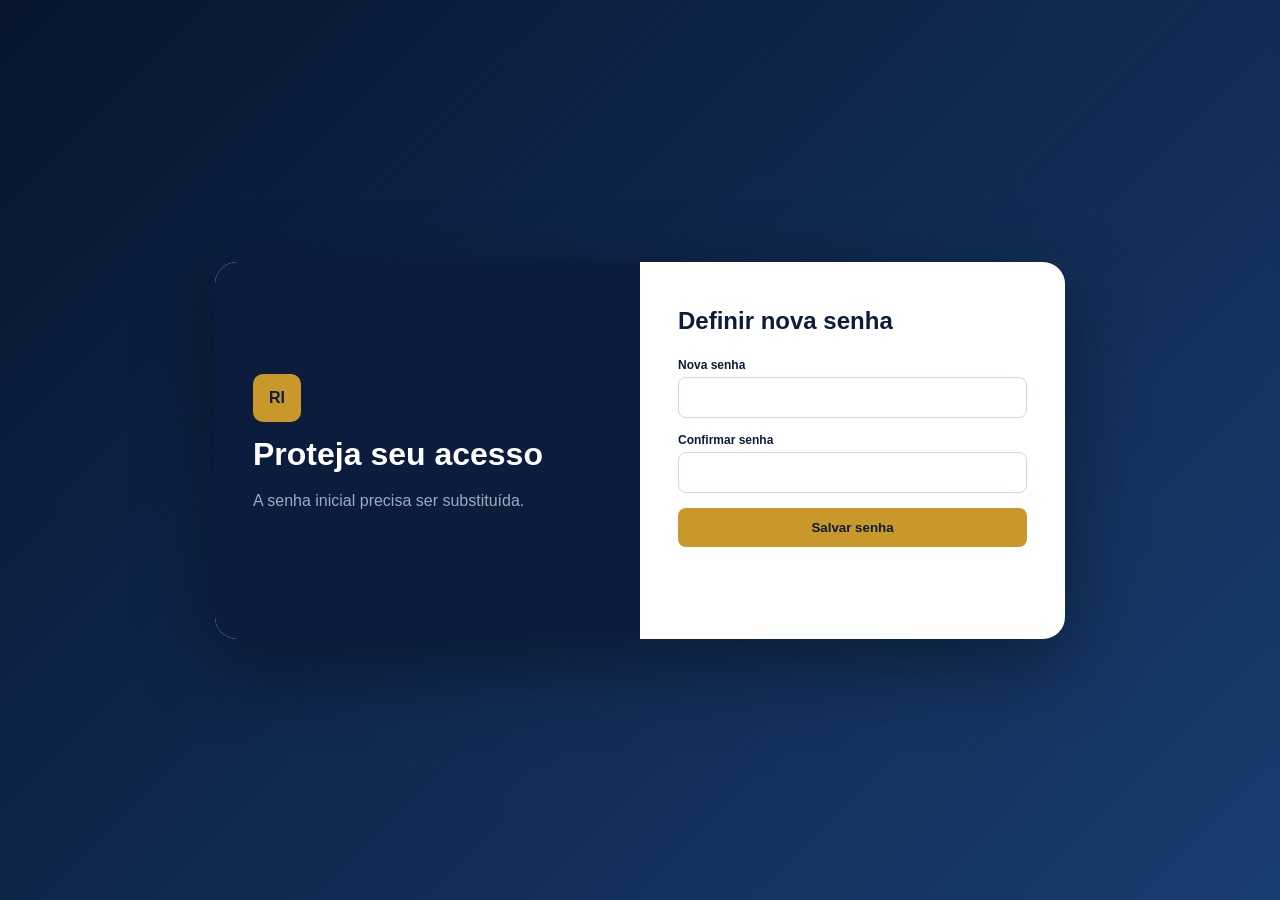
<file: static/change-password.html>
<!doctype html>
<html lang="pt-BR">
<head>
  <meta charset="utf-8">
  <meta name="viewport" content="width=device-width">
  <title>Trocar senha</title>
  <link rel="stylesheet" href="/static/auth.css">
</head>
<body class="auth">
  <main>
    <div class="auth-brand">
      <b>RI</b>
      <h1>Proteja seu acesso</h1>
      <p>A senha inicial precisa ser substituída.</p>
    </div>
    <form id="password-form">
      <h2>Definir nova senha</h2>
      <label for="new-password">Nova senha
        <input id="new-password" name="new-password" type="password" minlength="8" autocomplete="new-password" required>
      </label>
      <label for="password-confirmation">Confirmar senha
        <input id="password-confirmation" name="password-confirmation" type="password" minlength="8" autocomplete="new-password" required>
      </label>
      <button id="save-password" type="submit">Salvar senha</button>
      <p id="error" role="alert" aria-live="polite"></p>
    </form>
  </main>
  <script>
    const passwordForm = document.getElementById('password-form');
    const passwordInput = document.getElementById('new-password');
    const confirmationInput = document.getElementById('password-confirmation');
    const errorMessage = document.getElementById('error');
    const saveButton = document.getElementById('save-password');

    passwordForm.addEventListener('submit', async (event) => {
      event.preventDefault();
      errorMessage.textContent = '';
      if (passwordInput.value !== confirmationInput.value) {
        errorMessage.textContent = 'As senhas não coincidem.';
        confirmationInput.focus();
        return;
      }

      saveButton.disabled = true;
      saveButton.textContent = 'Salvando...';
      try {
        const response = await fetch('/api/v1/auth/change-password', {
          method: 'POST',
          headers: {'Content-Type': 'application/json'},
          body: JSON.stringify({password: passwordInput.value})
        });
        const contentType = response.headers.get('content-type') || '';
        const result = contentType.includes('application/json') ? await response.json() : {};
        if (!response.ok) {
          errorMessage.textContent = result.detail || 'Não foi possível alterar a senha.';
          return;
        }
        window.location.assign('/');
      } catch (_) {
        errorMessage.textContent = 'Não foi possível comunicar com o servidor.';
      } finally {
        saveButton.disabled = false;
        saveButton.textContent = 'Salvar senha';
      }
    });
  </script>
</body>
</html>
</file>
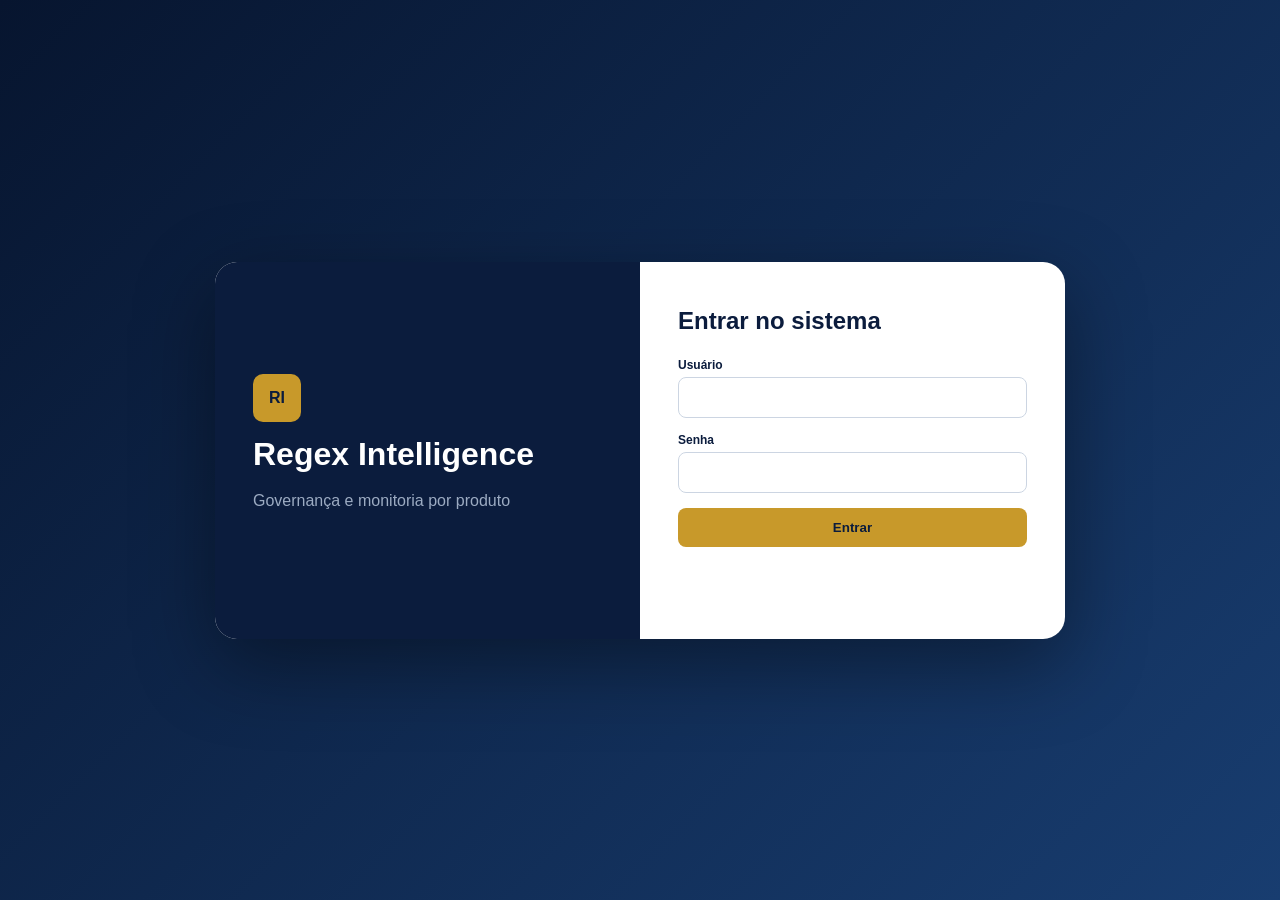
<file: static/login.html>
<!doctype html><html lang="pt-BR"><head><meta charset="utf-8"><meta name="viewport" content="width=device-width"><title>Entrar · Regex Intelligence</title><link rel="stylesheet" href="/static/auth.css"></head><body class="auth"><main><div class="auth-brand"><b>RI</b><h1>Regex Intelligence</h1><p>Governança e monitoria por produto</p></div><form id="login-form"><h2>Entrar no sistema</h2><label>Usuário<input id="username" autocomplete="username" required></label><label>Senha<input id="password" type="password" autocomplete="current-password" required></label><button>Entrar</button><p id="error"></p></form></main><script>document.querySelector('#login-form').onsubmit=async e=>{e.preventDefault();const r=await fetch('/api/v1/auth/login',{method:'POST',headers:{'Content-Type':'application/json'},body:JSON.stringify({username:username.value,password:password.value})}),x=await r.json();if(!r.ok){error.textContent=x.detail||'Falha no acesso';return}location.href=new URLSearchParams(location.search).get('next')||'/'}</script></body></html>
</file>
<file: static/auth.css>
:root{font-family:Inter,Segoe UI,sans-serif;color:#0b1c3d}*{box-sizing:border-box}.auth{margin:0;min-height:100vh;background:linear-gradient(135deg,#07152f,#183d70);display:grid;place-items:center}.auth main{width:min(850px,calc(100% - 30px));display:grid;grid-template-columns:1fr 1fr;background:#fff;border-radius:22px;overflow:hidden;box-shadow:0 25px 80px #0006}.auth-brand{background:#0b1c3d;color:#fff;padding:55px 38px;display:flex;flex-direction:column;justify-content:center}.auth-brand>b{display:grid;place-items:center;width:48px;height:48px;background:#c8992a;color:#0b1c3d;border-radius:10px}.auth-brand h1{margin:14px 0 3px}.auth-brand p{color:#9cabc2}.auth form{padding:45px 38px;display:grid;gap:15px}.auth form h2{margin:0 0 8px}.auth label{display:grid;gap:5px;font-size:12px;font-weight:700}.auth input{padding:12px;border:1px solid #ccd5e2;border-radius:8px}.auth button{padding:12px;border:0;border-radius:8px;background:#c8992a;color:#0b1c3d;font-weight:800;cursor:pointer}#error{color:#bd283f}@media(max-width:650px){.auth main{grid-template-columns:1fr}.auth-brand{padding:25px}.auth form{padding:28px}}
</file>
